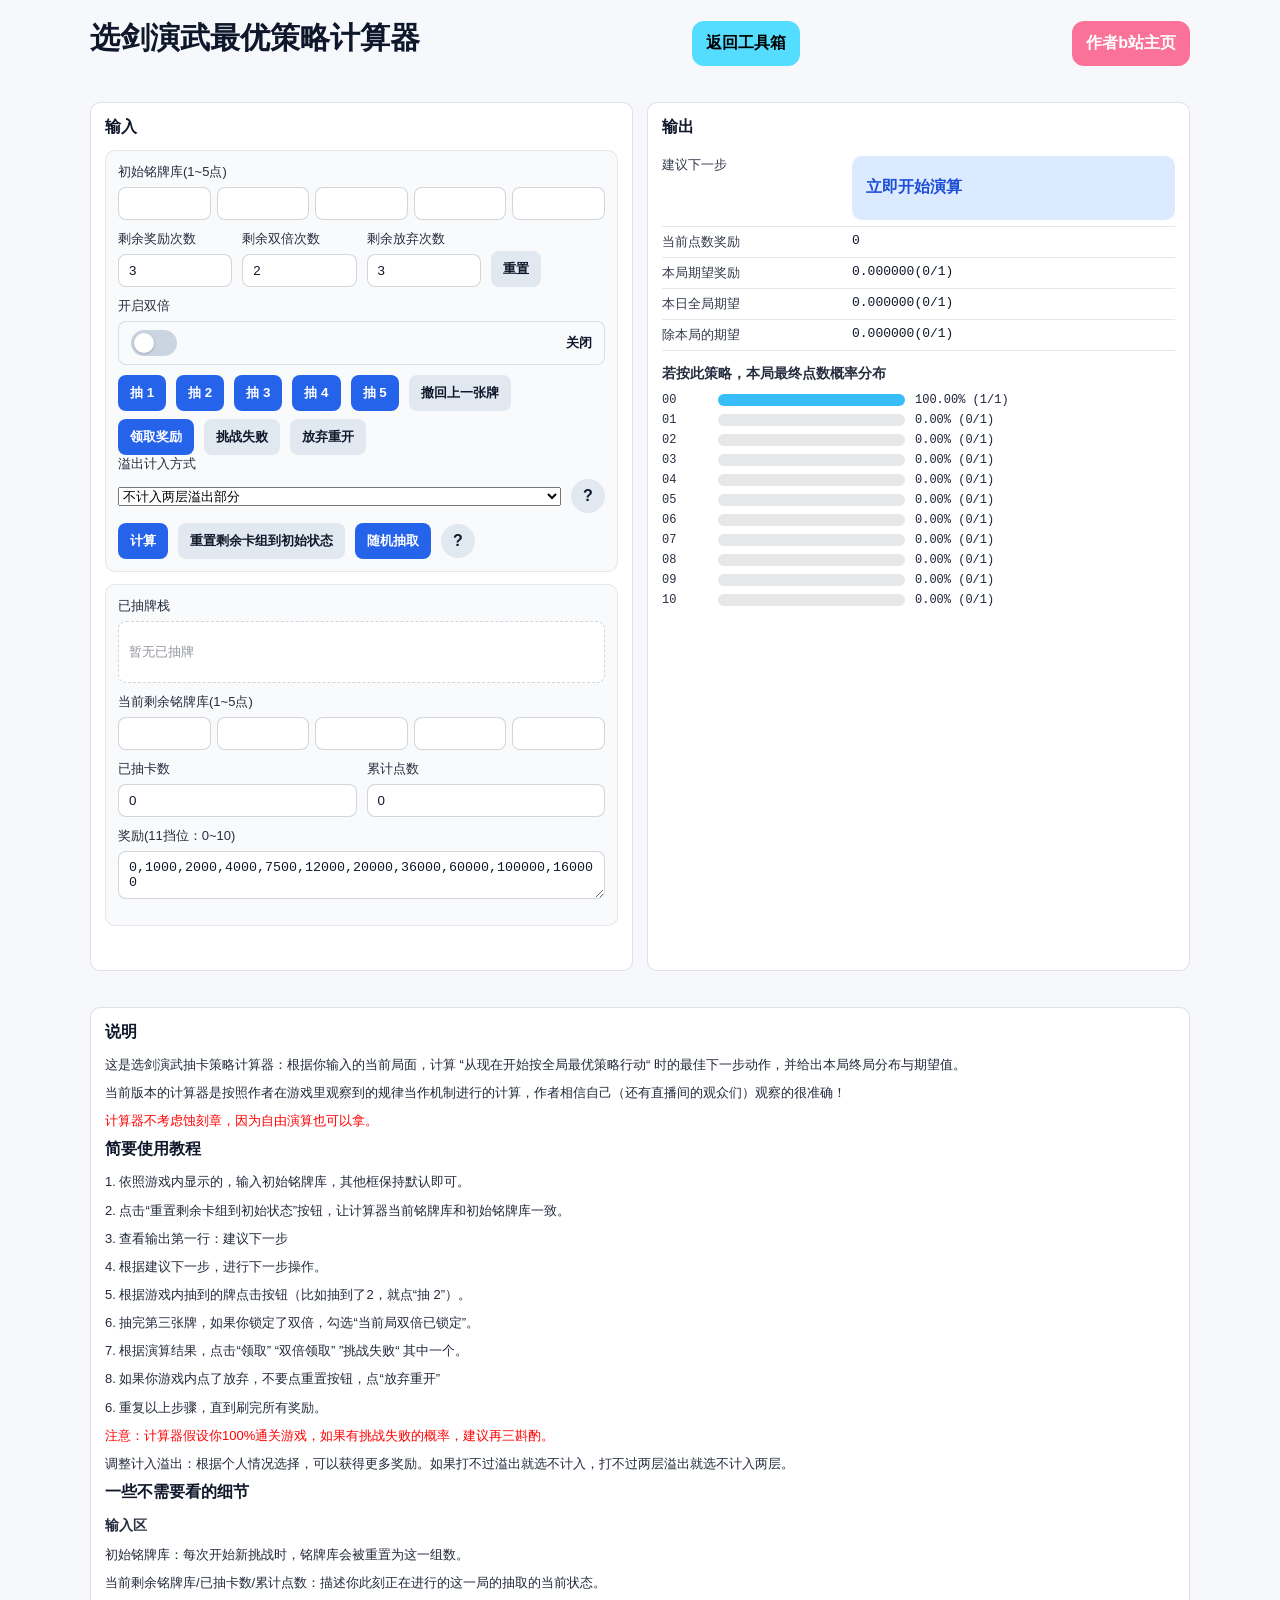
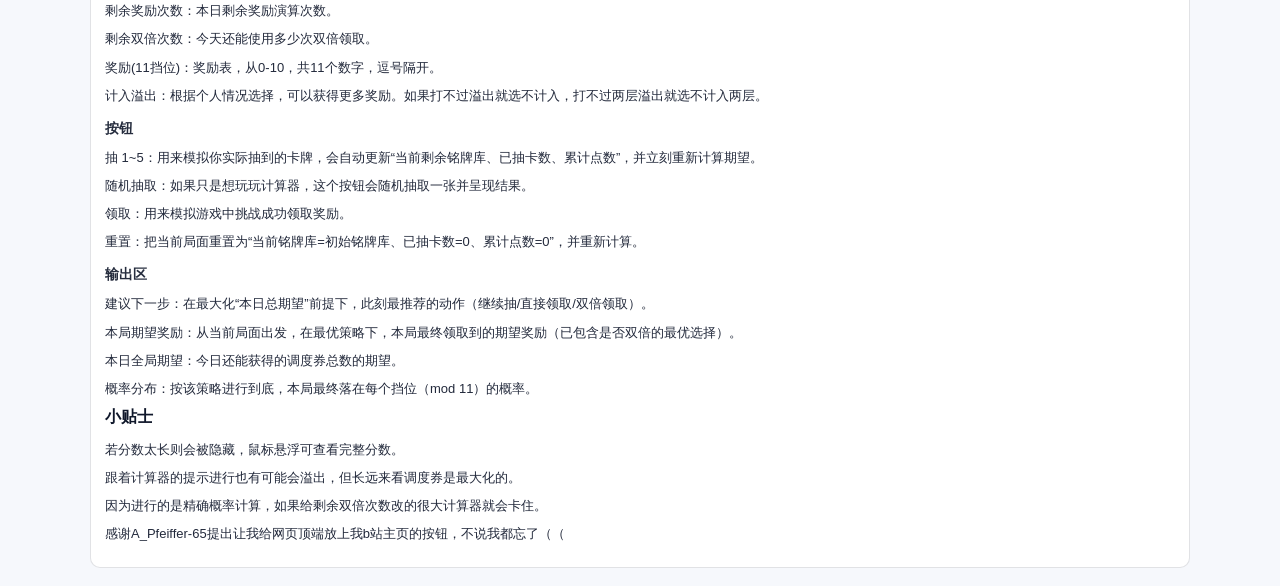
<file: trialAlgo/index.html>
<!doctype html>
<html lang="zh-CN">
  <head>
    <meta charset="utf-8" />
    <meta name="viewport" content="width=device-width, initial-scale=1" />
    <title>选剑演武最优策略计算器</title>
    <link rel="stylesheet" href="./style.css" />
  </head>
  <body>
    <header class="wrap" style="display:flex;align-items:baseline;justify-content:space-between;gap:12px;flex-wrap:wrap;">
      <h1>选剑演武最优策略计算器</h1>
      <a href="../toolbox.html" style="color:#000;text-decoration:none;padding:10px 12px;border-radius:12px;border:2px solid #5df;background:#5df;font-weight:600;">返回工具箱</a>
      <a href="https://space.bilibili.com/488486599" style="color:#fff;text-decoration:none;padding:10px 12px;border-radius:12px;border:2px solid #fb7299;background:#fb7299;font-weight:600;">作者b站主页</a>
    </header>

    <main class="wrap grid">
      <section class="card">
        <h2>输入</h2>

        <div class="input-group">
          <div class="row">
            <label>初始铭牌库(1~5点)</label>
            <div class="inline">
              <input id="init1" type="number" value="" min="0" />
              <input id="init2" type="number" value="" min="0" />
              <input id="init3" type="number" value="" min="0" />
              <input id="init4" type="number" value="" min="0" />
              <input id="init5" type="number" value="" min="0" />
            </div>
          </div>

          <div class="row four">
            <div>
              <label>剩余奖励次数</label>
              <input id="remainingChallenges" type="number" value="3" min="0"/>
            </div>
            <div>
              <label>剩余双倍次数</label>
              <input id="remainingDoubles" type="number" value="2" min="0" />
            </div>
            <div>
              <label>剩余放弃次数</label>
              <input id="remainingGiveups" type="number" value="3" min="0" />
            </div>
            <div>
              <label>&nbsp;</label>
              <button id="btnResetResources" type="button" class="secondary">重置</button>
            </div>
          </div>

          <div class="row">
            <label>开启双倍</label>
            <button id="lockedDouble" type="button" class="toggle-btn" aria-pressed="false">
              <span class="toggle-track">
                <span class="toggle-thumb"></span>
              </span>
              <span class="toggle-label">关闭</span>
            </button>
          </div>

          <div class="actions">
            <button id="btnDraw1">抽 1</button>
            <button id="btnDraw2">抽 2</button>
            <button id="btnDraw3">抽 3</button>
            <button id="btnDraw4">抽 4</button>
            <button id="btnDraw5">抽 5</button>
            <button id="btnUndo" class="secondary">撤回上一张牌</button>
          </div>

          <div class="actions">
            <button id="btnClaim">领取奖励</button>
            <button id="btnFail" class="secondary">挑战失败</button>
            <button id="btnGiveUp" class="secondary">放弃重开</button>
          </div>

          <div class="row">
            <label>溢出计入方式</label>
            <div class="overflow-row">
              <select id="overloadMode">
                <option value="count_all">计入所有溢出部分</option>
                <option value="ignore_two_layer" selected>不计入两层溢出部分</option>
                <option value="ignore_all">不计入溢出部分</option>
              </select>
              <details class="help-popover">
                <summary class="help-popover-btn">?</summary>
                <div class="help-popover-card">
                  计入所有溢出部分：如果你能打过所有溢出部分，就选择此项<br>
                  不计入两层溢出部分：如果两次溢出打不过，就选此项<br>
                  不计入溢出部分：一层溢出也打不过，就选此项。
                </div>
              </details>
            </div>
          </div>

          <div class="actions">
            <button id="btnEval">计算</button>
            <button id="btnReset" class="secondary">重置剩余卡组到初始状态</button>
            <button id="btnDrawRand">随机抽取</button>
            <details class="help-popover">
              <summary class="help-popover-btn">?</summary>
              <div class="help-popover-card">重置卡组...干什么已经写的很清楚了（）<br>计算按钮是在你手动改了数字以后要按一下，才能更新结果。<br>如果只是想玩玩计算器，随机抽取按钮会随机抽取一张并呈现结果。</div>
            </details>
          </div>
        </div>

        <div class="input-group">
          <div class="row">
            <label>已抽牌栈</label>
            <input id="drawnStack" type="hidden" value="" />
            <div id="drawnStackView" class="drawn-stack" aria-live="polite"></div>
          </div>

          <div class="row">
            <label>当前剩余铭牌库(1~5点)</label>
            <div class="inline">
              <input id="cur1" type="number" value="" min="0" />
              <input id="cur2" type="number" value="" min="0" />
              <input id="cur3" type="number" value="" min="0" />
              <input id="cur4" type="number" value="" min="0" />
              <input id="cur5" type="number" value="" min="0" />
            </div>
          </div>

          <div class="row two">
            <div>
              <label>已抽卡数</label>
              <input id="alreadyDrawn" type="number" value="0" min="0" max="5" />
            </div>
            <div>
              <label>累计点数</label>
              <input id="totalPoints" type="number" value="0" min="0" />
            </div>
          </div>

          <div class="row">
            <label>奖励(11挡位：0~10)</label>
            <textarea id="rewards" rows="2">0,1000,2000,4000,7500,12000,20000,36000,60000,100000,160000</textarea>
          </div>
        </div>

        <div id="err" class="err"></div>
      </section>

      <section class="card">
        <h2>输出</h2>
        <div class="kv">
          <div class="k">建议下一步</div>
          <div id="action" class="v">-</div>
        </div>
        <div class="kv">
          <div class="k">当前点数奖励</div>
          <div id="curReward" class="v">-</div> 
        </div>
        <div class="kv">
          <div class="k">本局期望奖励</div>
          <div id="expCur" class="v">-</div>
        </div>
        <div class="kv">
          <div class="k">本日全局期望</div>
          <div id="expTotal" class="v">-</div>
        </div>
        <div class="kv">
          <div class="k">除本局的期望</div>
          <div id="expFuture" class="v">-</div>
        </div>

        <h3>若按此策略，本局最终点数概率分布</h3>
        <div id="dist" class="dist"></div>
      </section>
    </main>

    <section class="wrap">
      <section class="card help">
        <h2>说明</h2>
        <p>这是选剑演武抽卡策略计算器：根据你输入的当前局面，计算 “从现在开始按全局最优策略行动“ 时的最佳下一步动作，并给出本局终局分布与期望值。</p>
        <p>当前版本的计算器是按照作者在游戏里观察到的规律当作机制进行的计算，作者相信自己（还有直播间的观众们）观察的很准确！</p>
        <p style="color: red;">计算器不考虑蚀刻章，因为自由演算也可以拿。</p>

        <h2>简要使用教程</h2>
        <p>1. 依照游戏内显示的，输入初始铭牌库，其他框保持默认即可。</p>
        <p>2. 点击“重置剩余卡组到初始状态”按钮，让计算器当前铭牌库和初始铭牌库一致。</p>
        <p>3. 查看输出第一行：建议下一步</p>
        <p>4. 根据建议下一步，进行下一步操作。</p>
        <p>5. 根据游戏内抽到的牌点击按钮（比如抽到了2，就点“抽 2”）。</p>
        <p>6. 抽完第三张牌，如果你锁定了双倍，勾选“当前局双倍已锁定”。</p>
        <p>7. 根据演算结果，点击“领取” “双倍领取” ”挑战失败“ 其中一个。</p>
        <p>8. 如果你游戏内点了放弃，不要点重置按钮，点“放弃重开”</p>
        <p>6. 重复以上步骤，直到刷完所有奖励。</p>

        <p style="color: red;">注意：计算器假设你100%通关游戏，如果有挑战失败的概率，建议再三斟酌。</p>
        <p>调整计入溢出：根据个人情况选择，可以获得更多奖励。如果打不过溢出就选不计入，打不过两层溢出就选不计入两层。</p>

        <h2>一些不需要看的细节</h2>

        <h3>输入区</h3>
        <p>初始铭牌库：每次开始新挑战时，铭牌库会被重置为这一组数。</p>
        <p>当前剩余铭牌库/已抽卡数/累计点数：描述你此刻正在进行的这一局的抽取的当前状态。</p>
        <p>剩余奖励次数：本日剩余奖励演算次数。</p>
        <p>剩余双倍次数：今天还能使用多少次双倍领取。</p>
        <p>奖励(11挡位)：奖励表，从0-10，共11个数字，逗号隔开。</p>
        <p>计入溢出：根据个人情况选择，可以获得更多奖励。如果打不过溢出就选不计入，打不过两层溢出就选不计入两层。</p>
        <h3>按钮</h3>
        <p>抽 1~5：用来模拟你实际抽到的卡牌，会自动更新“当前剩余铭牌库、已抽卡数、累计点数”，并立刻重新计算期望。</p>
        <p>随机抽取：如果只是想玩玩计算器，这个按钮会随机抽取一张并呈现结果。</p>
        <p>领取：用来模拟游戏中挑战成功领取奖励。</p>
        <p>重置：把当前局面重置为“当前铭牌库=初始铭牌库、已抽卡数=0、累计点数=0”，并重新计算。</p>
        <h3>输出区</h3>
        <p>建议下一步：在最大化“本日总期望”前提下，此刻最推荐的动作（继续抽/直接领取/双倍领取）。</p>
        <p>本局期望奖励：从当前局面出发，在最优策略下，本局最终领取到的期望奖励（已包含是否双倍的最优选择）。</p>
        <p>本日全局期望：今日还能获得的调度券总数的期望。</p>
        <p>概率分布：按该策略进行到底，本局最终落在每个挡位（mod 11）的概率。</p>

        <h2>小贴士</h2>
        <p>若分数太长则会被隐藏，鼠标悬浮可查看完整分数。</p>
        <p>跟着计算器的提示进行也有可能会溢出，但长远来看调度券是最大化的。</p>
        <p>因为进行的是精确概率计算，如果给剩余双倍次数改的很大计算器就会卡住。</p>

        <p>感谢A_Pfeiffer-65提出让我给网页顶端放上我b站主页的按钮，不说我都忘了（（</p>
      </section>

    <div id="floatAction" class="float-action" aria-hidden="true">
      <span class="float-action-label">建议下一步</span>
      <span id="floatActionText" class="float-action-text">-</span>
    </div>

    <script src="./app.js"></script>
  </body>
</html>
</file>
<file: trialAlgo/style.css>
html, body {
  margin: 0;
  padding: 0;
  font-family: -apple-system, BlinkMacSystemFont, "Segoe UI", Roboto, "Helvetica Neue", Arial, "Microsoft YaHei", "Noto Sans CJK SC", sans-serif;
  background: #f6f8fc;
  color: #0f172a;
}

.wrap {
  max-width: 1100px;
  margin: 0 auto;
  padding: 18px;
}

header h1 {
  margin: 0 0 6px 0;
  font-size: 30px;
  font-weight: 700;
  text-align: center;
}

.sub {
  opacity: 0.85;
  font-size: 13px;
}

.grid {
  display: grid;
  grid-template-columns: 1fr 1fr;
  gap: 14px;
}

.card {
  background: #ffffff;
  border: 1px solid rgba(15, 23, 42, 0.12);
  border-radius: 10px;
  padding: 14px;
}

.card h2 {
  margin: 0 0 12px 0;
  font-size: 16px;
}

.card h3 {
  margin: 14px 0 10px 0;
  font-size: 14px;
  opacity: 0.9;
}

.help p {
  margin: 8px 0;
  line-height: 1.55;
  font-size: 13px;
  color: rgba(15, 23, 42, 0.92);
}

.row {
  margin-bottom: 10px;
}

.row label {
  display: block;
  margin-bottom: 6px;
  opacity: 0.9;
  font-size: 13px;
}

.row.two {
  display: grid;
  grid-template-columns: 1fr 1fr;
  gap: 10px;
}

.row.three {
  display: grid;
  grid-template-columns: repeat(3, 1fr);
  gap: 10px;
}

.row.four {
  display: grid;
  grid-template-columns: repeat(4, 1fr);
  gap: 10px;
}

.input-group {
  padding: 12px;
  margin-bottom: 12px;
  border: 1px solid rgba(15, 23, 42, 0.08);
  border-radius: 10px;
  background: #f8fafc;
}

.input-group:last-of-type {
  margin-bottom: 0;
}

.inline {
  display: grid;
  grid-template-columns: repeat(5, 1fr);
  gap: 6px;
}

input[type="number"], textarea {
  width: 100%;
  box-sizing: border-box;
  background: #ffffff;
  color: #0f172a;
  border: 1px solid rgba(15, 23, 42, 0.18);
  border-radius: 8px;
  padding: 8px 10px;
  outline: none;
}

input[type="number"]:focus, textarea:focus {
  border-color: rgba(37, 99, 235, 0.65);
  box-shadow: 0 0 0 3px rgba(37, 99, 235, 0.18);
}

textarea {
  resize: vertical;
}

.checkbox {
  display: inline-flex;
  gap: 8px;
  align-items: center;
  user-select: none;
}

.actions {
  display: flex;
  gap: 10px;
  margin-top: 8px;
  flex-wrap: wrap;
  align-items: center;
}

button {
  background: #2563eb;
  border: 0;
  color: white;
  padding: 9px 12px;
  border-radius: 8px;
  cursor: pointer;
  font-weight: 600;
}

button.secondary {
  background: #e2e8f0;
  color: #0f172a;
}

.help-popover {
  position: relative;
}

.help-popover-btn {
  list-style: none;
  width: 34px;
  height: 34px;
  display: inline-flex;
  align-items: center;
  justify-content: center;
  border-radius: 999px;
  background: #e2e8f0;
  color: #0f172a;
  font-weight: 700;
  cursor: pointer;
  user-select: none;
}

.help-popover-btn::-webkit-details-marker {
  display: none;
}

.help-popover-card {
  position: absolute;
  top: calc(100% + 8px);
  right: 0;
  width: 260px;
  padding: 10px 12px;
  border-radius: 10px;
  border: 1px solid rgba(15, 23, 42, 0.12);
  background: #ffffff;
  box-shadow: 0 10px 24px rgba(15, 23, 42, 0.12);
  font-size: 13px;
  line-height: 1.5;
  color: rgba(15, 23, 42, 0.92);
  z-index: 10;
}

.overflow-row {
  display: flex;
  gap: 10px;
  align-items: center;
}

.overflow-row select {
  flex: 1;
}

.toggle-btn {
  width: 100%;
  display: inline-flex;
  align-items: center;
  justify-content: space-between;
  gap: 12px;
  background: #f8fafc;
  color: #0f172a;
  border: 1px solid rgba(15, 23, 42, 0.12);
  padding: 8px 12px;
}

.toggle-btn[aria-pressed="true"] {
  background: #eff6ff;
  color: #0f172a;
}

.toggle-track {
  position: relative;
  width: 46px;
  height: 26px;
  flex: 0 0 46px;
  border-radius: 999px;
  background: #cbd5e1;
  transition: background-color 0.2s ease;
}

.toggle-thumb {
  position: absolute;
  top: 3px;
  left: 3px;
  width: 20px;
  height: 20px;
  border-radius: 50%;
  background: #ffffff;
  box-shadow: 0 1px 3px rgba(15, 23, 42, 0.25);
  transition: transform 0.2s ease;
}

.toggle-label {
  flex: 1 1 auto;
  text-align: right;
}

.toggle-btn[aria-pressed="true"] .toggle-track {
  background: #2563eb;
}

.toggle-btn[aria-pressed="true"] .toggle-thumb {
  transform: translateX(20px);
}

.drawn-stack {
  min-height: 44px;
  display: flex;
  flex-wrap: wrap;
  gap: 8px;
  align-items: center;
  padding: 8px 10px;
  border: 1px dashed rgba(15, 23, 42, 0.18);
  border-radius: 8px;
  background: #ffffff;
}

.drawn-stack:empty::before {
  content: "暂无已抽牌";
  color: rgba(15, 23, 42, 0.45);
  font-size: 13px;
}

.drawn-chip {
  min-width: 32px;
  height: 32px;
  display: inline-flex;
  align-items: center;
  justify-content: center;
  border-radius: 999px;
  background: #dbeafe;
  color: #1d4ed8;
  font-weight: 700;
  font-size: 14px;
  box-shadow: inset 0 0 0 1px rgba(37, 99, 235, 0.12);
}

.err {
  margin-top: 10px;
  color: #b91c1c;
  min-height: 18px;
  font-size: 13px;
}

.kv {
  display: grid;
  grid-template-columns: 180px 1fr;
  gap: 10px;
  padding: 6px 0;
  border-bottom: 1px solid rgba(15, 23, 42, 0.10);
}

.k {
  opacity: 0.85;
  font-size: 13px;
}

.v {
  font-family: ui-monospace, SFMono-Regular, Menlo, Monaco, Consolas, "Liberation Mono", "Courier New", monospace;
  font-size: 13px;
}

#action {
  display: inline-flex;
  align-items: center;
  min-height: 44px;
  padding: 10px 14px;
  border-radius: 10px;
  background: #dbeafe;
  color: #1d4ed8;
  font-size: 16px;
  font-weight: 700;
  line-height: 1.4;
}

.dist {
  display: grid;
  grid-template-columns: 1fr;
  gap: 6px;
}

.bar {
  display: grid;
  grid-template-columns: 46px 1fr 260px;
  gap: 10px;
  align-items: center;
}

.bar .lab {
  font-family: ui-monospace, SFMono-Regular, Menlo, Monaco, Consolas, "Liberation Mono", "Courier New", monospace;
  font-size: 12px;
  opacity: 0.9;
}

.bar .track {
  height: 12px;
  border-radius: 999px;
  background: rgba(15, 23, 42, 0.10);
  overflow: hidden;
}

.bar .fill {
  height: 100%;
  background: #38bdf8;
}

.bar .num {
  font-family: ui-monospace, SFMono-Regular, Menlo, Monaco, Consolas, "Liberation Mono", "Courier New", monospace;
  font-size: 12px;
  opacity: 0.95;
  text-align: left;
  white-space: nowrap;
}

@media (max-width: 980px) {
  .grid {
    grid-template-columns: 1fr;
  }
}

/* 浮动建议下一步 */
.float-action {
  position: fixed;
  bottom: 0;
  left: 0;
  right: 0;
  z-index: 999;
  display: flex;
  align-items: center;
  gap: 12px;
  padding: 12px 18px;
  background: #1e293b;
  color: #ffffff;
  font-size: 16px;
  font-weight: 700;
  box-shadow: 0 -2px 12px rgba(15, 23, 42, 0.25);
  transform: translateY(100%);
  opacity: 0;
  transition: transform 0.25s ease, opacity 0.25s ease;
  pointer-events: none;
}

.float-action.visible {
  transform: translateY(0);
  opacity: 1;
}

.float-action-label {
  opacity: 0.75;
  font-size: 14px;
  font-weight: 500;
  white-space: nowrap;
}

.float-action-text {
  flex: 1;
  text-align: right;
}

  .row.three {
    grid-template-columns: 1fr;
  }

  .row.four {
    grid-template-columns: repeat(4, 1fr);
  }
}
</file>
